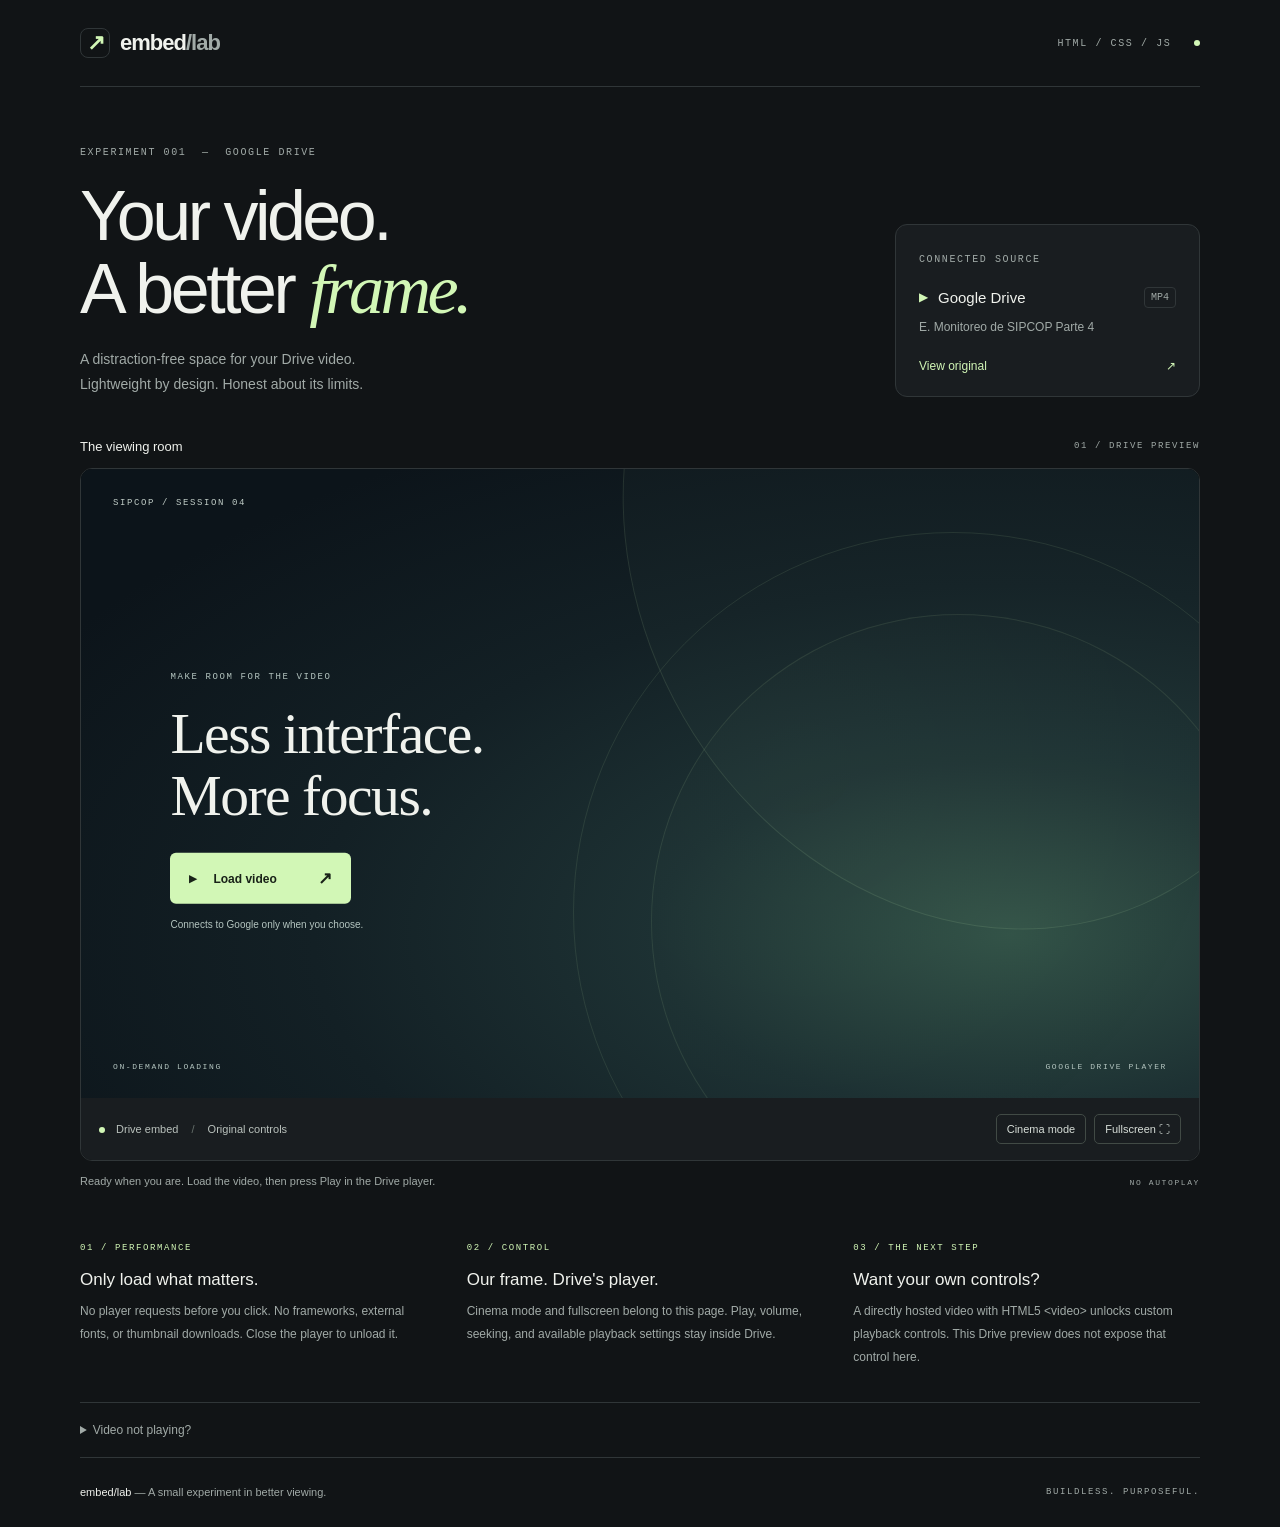
<file: index.html>
<!doctype html>
<html lang="en">

<head>
  <meta charset="utf-8">
  <meta name="viewport" content="width=device-width, initial-scale=1">
  <meta name="description"
    content="A lightweight Google Drive video viewing experiment. No frameworks, no autoplay, no unnecessary downloads.">
  <title>Embed Lab — Drive video preview</title>
  <link rel="stylesheet" href="styles.css">
  <script src="app.js" defer></script>
</head>

<body>
  <header class="site-header">
    <a class="wordmark" href="./" aria-label="Embed Lab home"><span class="brand-icon" aria-hidden="true">↗</span>
      embed<span class="muted">/lab</span></a>
    <span class="build-label">HTML / CSS / JS <span class="status-dot" aria-hidden="true"></span></span>
  </header>

  <main id="main">
    <section class="intro" aria-labelledby="page-title">
      <div>
        <p class="eyebrow">EXPERIMENT 001 <span>—</span> GOOGLE DRIVE</p>
        <h1 id="page-title">Your video.<br>A better <em>frame.</em></h1>
        <p class="intro-copy">A distraction-free space for your Drive video.<br>Lightweight by design. Honest about its
          limits.</p>
      </div>
      <aside class="source-card" aria-label="Video source">
        <span class="eyebrow">CONNECTED SOURCE</span>
        <p><span class="file-icon" aria-hidden="true">▶</span> Google Drive <span class="file-type">MP4</span></p>
        <span class="source-name">E. Monitoreo de SIPCOP Parte 4</span>
        <a href="https://drive.google.com/file/d/1-XFihL-VwXZK1J7o81nQwm5WuJyYExP9/view" target="_blank"
          rel="noopener noreferrer">View original <span aria-hidden="true">↗</span></a>
      </aside>
    </section>

    <section class="viewer" aria-labelledby="video-title">
      <div class="section-heading">
        <h2 id="video-title">The viewing room</h2><span>01 / DRIVE PREVIEW</span>
      </div>
      <div class="player-shell" id="player-shell">
        <div class="stage" id="stage" aria-label="Video player">
          <div class="cover" id="cover">
            <div class="orbit orbit-one" aria-hidden="true"></div>
            <div class="orbit orbit-two" aria-hidden="true"></div>
            <span class="cover-tag">SIPCOP / SESSION 04</span>
            <div class="cover-content">
              <span class="eyebrow">MAKE ROOM FOR THE VIDEO</span>
              <h3>Less interface.<br>More focus.</h3>
              <button class="load-button" id="load" type="button"><span aria-hidden="true">▶</span> Load video <span
                  class="button-arrow" aria-hidden="true">↗</span></button>
              <p>Connects to Google only when you choose.</p>
            </div>
            <span class="cover-bottom">ON-DEMAND LOADING <span>GOOGLE DRIVE PLAYER</span></span>
          </div>
        </div>
        <div class="toolbar" aria-label="Viewing controls">
          <span class="player-label"><span class="status-dot" aria-hidden="true"></span> Drive embed <span
              class="toolbar-divider">/</span> Original controls</span>
          <div class="actions">
            <button id="theater" type="button" aria-pressed="false">Cinema mode</button>
            <button id="fullscreen" type="button" hidden>Fullscreen <span aria-hidden="true">⛶</span></button>
            <button id="reload" type="button" hidden>Reload</button>
            <button id="close" type="button" hidden>Close player</button>
          </div>
        </div>
      </div>
      <div class="player-note">
        <p id="status" role="status" aria-live="polite">Ready when you are. Load the video, then press Play in the Drive
          player.</p><span>NO AUTOPLAY</span>
      </div>
      <noscript>
        <p>JavaScript is needed to load this on-demand player. <a
            href="https://drive.google.com/file/d/1-XFihL-VwXZK1J7o81nQwm5WuJyYExP9/view">Watch the video on Google
            Drive instead.</a></p>
      </noscript>
    </section>

    <section class="notes" aria-label="Integration details">
      <article><span class="note-number">01 / PERFORMANCE</span>
        <h3>Only load what matters.</h3>
        <p>No player requests before you click. No frameworks, external fonts, or thumbnail downloads. Close the player
          to unload it.</p>
      </article>
      <article><span class="note-number">02 / CONTROL</span>
        <h3>Our frame. Drive's player.</h3>
        <p>Cinema mode and fullscreen belong to this page. Play, volume, seeking, and available playback settings stay
          inside Drive.</p>
      </article>
      <article><span class="note-number">03 / THE NEXT STEP</span>
        <h3>Want your own controls?</h3>
        <p>A directly hosted video with HTML5 &lt;video&gt; unlocks custom playback controls. This Drive preview does
          not expose that control here.</p>
      </article>
    </section>
    <details class="troubleshooting">
      <summary>Video not playing?</summary>
      <p>The file must be shared with your viewers. Google notes that Drive playback may need third-party cookies. This
        page cannot detect playback or permission errors inside Google's frame. Try “Reload” or open the original using
        the source link above.</p>
    </details>
  </main>
  <footer><span>embed/lab <span class="muted">— A small experiment in better viewing.</span></span><span>BUILDLESS.
      PURPOSEFUL.</span></footer>
</body>

</html>
</file>
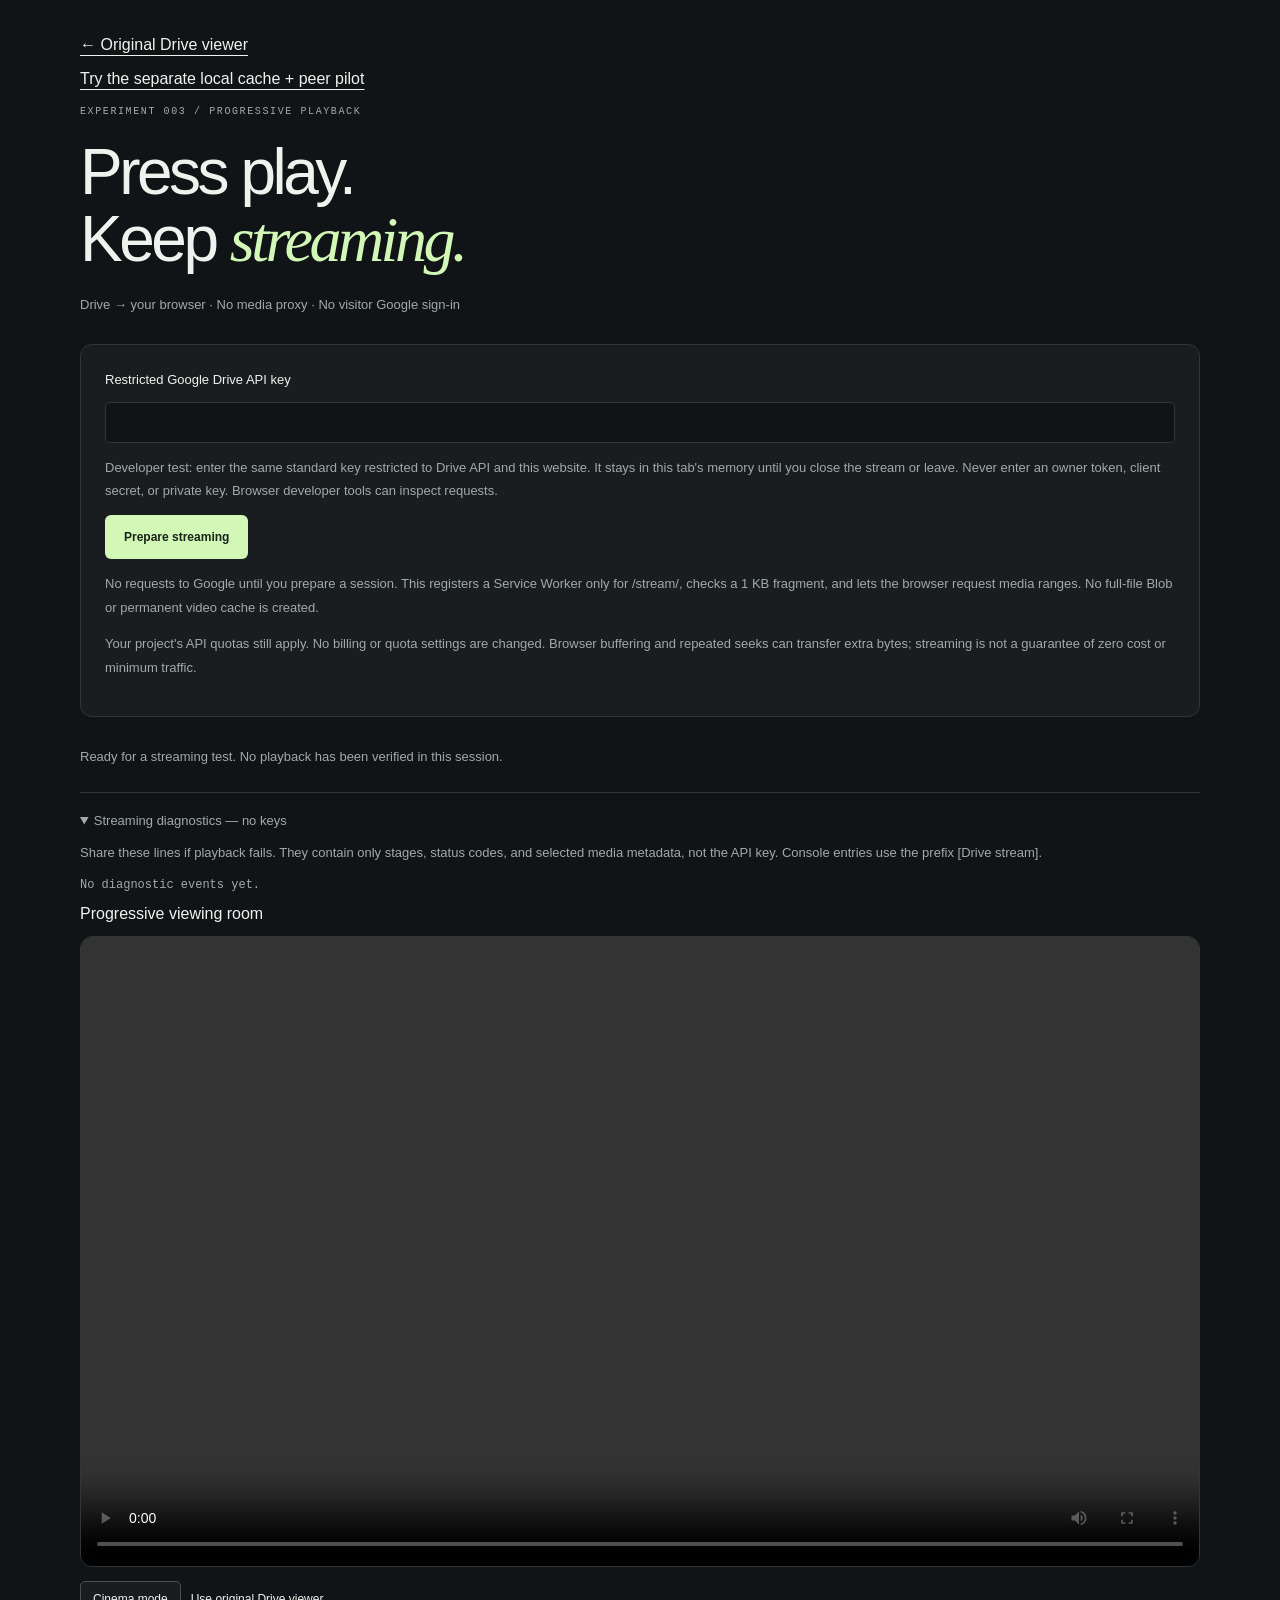
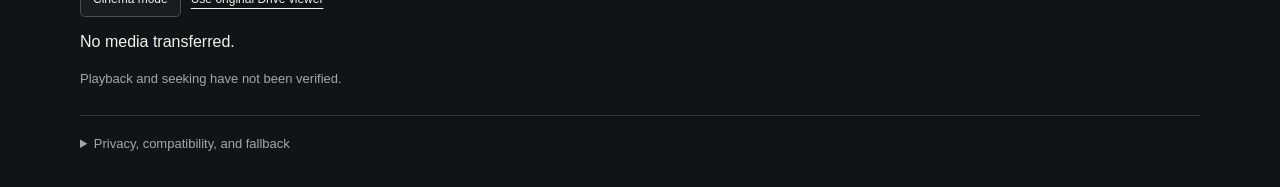
<file: stream/index.html>
<!doctype html>
<html lang="en">
<head>
  <meta charset="utf-8">
  <meta name="viewport" content="width=device-width, initial-scale=1">
  <meta name="referrer" content="strict-origin-when-cross-origin">
  <title>Embed Lab — Progressive Drive playback</title>
  <link rel="stylesheet" href="../styles.css">
  <link rel="stylesheet" href="../drive-player.css">
  <script src="../media-controls.js" defer></script>
  <script src="player.js" defer></script>
</head>
<body>
  <main>
    <a href="../index.html">← Original Drive viewer</a>
    <p><a href="peer/">Try the separate local cache + peer pilot</a></p>
    <p class="eyebrow">EXPERIMENT 003 / PROGRESSIVE PLAYBACK</p>
    <h1>Press play.<br>Keep <em>streaming.</em></h1>
    <p class="description">Drive → your browser · No media proxy · No visitor Google sign-in</p>
    <form id="stream-form" class="setup">
      <label for="stream-key">Restricted Google Drive API key</label>
      <input id="stream-key" type="password" autocomplete="off" spellcheck="false" required aria-describedby="stream-key-help" style="width:100%;padding:12px;margin-top:10px;background:var(--bg);color:var(--text);border:1px solid var(--line);border-radius:5px">
      <p id="stream-key-help">Developer test: enter the same standard key restricted to Drive API and this website. It stays in this tab's memory until you close the stream or leave. Never enter an owner token, client secret, or private key. Browser developer tools can inspect requests.</p>
      <button id="prepare-stream" class="load-button" type="submit">Prepare streaming</button>
      <p>No requests to Google until you prepare a session. This registers a Service Worker only for /stream/, checks a 1 KB fragment, and lets the browser request media ranges. No full-file Blob or permanent video cache is created.</p>
      <p>Your project's API quotas still apply. No billing or quota settings are changed. Browser buffering and repeated seeks can transfer extra bytes; streaming is not a guarantee of zero cost or minimum traffic.</p>
    </form>
    <p id="playback-status" role="status" aria-live="polite">Ready for a streaming test. No playback has been verified in this session.</p>
    <details open>
      <summary>Streaming diagnostics — no keys</summary>
      <p>Share these lines if playback fails. They contain only stages, status codes, and selected media metadata, not the API key. Console entries use the prefix [Drive stream].</p>
      <pre id="stream-diagnostics" role="log" aria-live="polite" style="white-space:pre-wrap;overflow-wrap:anywhere;font-size:12px">No diagnostic events yet.</pre>
    </details>
    <section aria-labelledby="player-title">
      <h2 id="player-title">Progressive viewing room</h2>
      <div class="player-shell" id="native-shell">
        <div class="stage"><video id="native-video" controls playsinline preload="none" aria-label="SIPCOP monitoring video"></video></div>
        <fieldset id="custom-controls" class="native-controls" disabled hidden aria-label="Video playback controls">
          <div class="timeline">
            <label class="visually-hidden" for="seek">Playback position</label>
            <input id="seek" type="range" min="0" max="0" step="0.1" value="0" aria-valuetext="0:00">
            <output id="time" for="seek">0:00 / 0:00</output>
          </div>
          <div class="control-row">
            <button id="play-pause" type="button">Play</button>
            <button id="back-ten" type="button" aria-label="Back 10 seconds">−10s</button>
            <button id="forward-ten" type="button" aria-label="Forward 10 seconds">+10s</button>
            <button id="mute" type="button" aria-pressed="false">Mute</button>
            <label for="volume">Volume <input id="volume" type="range" min="0" max="1" step="0.05" value="1"></label>
            <label for="speed">Speed <select id="speed"><option value="0.5">0.5×</option><option value="1" selected>1×</option><option value="1.25">1.25×</option><option value="1.5">1.5×</option><option value="2">2×</option></select></label>
            <button id="native-fullscreen" type="button" hidden>Fullscreen</button>
          </div>
        </fieldset>
      </div>
      <div class="view-actions">
        <button id="native-cinema" type="button" aria-pressed="false">Cinema mode</button>
        <button id="stop-stream" type="button" hidden>Close stream &amp; clear key</button>
        <a href="../index.html">Use original Drive viewer</a>
      </div>
      <p id="stream-stats">No media transferred.</p>
      <p id="playback-proof">Playback and seeking have not been verified.</p>
    </section>
    <details><summary>Privacy, compatibility, and fallback</summary><p>Requires a Service Worker-capable browser and a secure context (HTTPS in production or the local preview). The worker handles only this page's fixed virtual media URL. It forwards range requests directly to Google using X-Goog-Api-Key and streams their responses without waiting for the complete file.</p><p>The worker registration may remain installed, but it stores no key or media permanently and controls only /stream/. A restarted worker requests the key again from the same open tab. Closing the stream removes that tab's key and cancels its transfers. It does not cancel other tabs.</p><p>If CORS hides Content-Range, the worker makes one small metadata request to verify the file size, then constructs local range headers from that size, the requested range, HTTP 206, and Content-Length. Only the size is retained in session memory; the file must remain unchanged during playback. Invalid or contradictory responses still stop the session. Full download never starts automatically. <a href="../drive-player.html">The separate full-download test</a> remains opt-in. Production key configuration is not part of this developer experiment.</p></details>
    <noscript><p>JavaScript is required. <a href="../index.html">Use the original viewer.</a></p></noscript>
  </main>
</body>
</html>
</file>
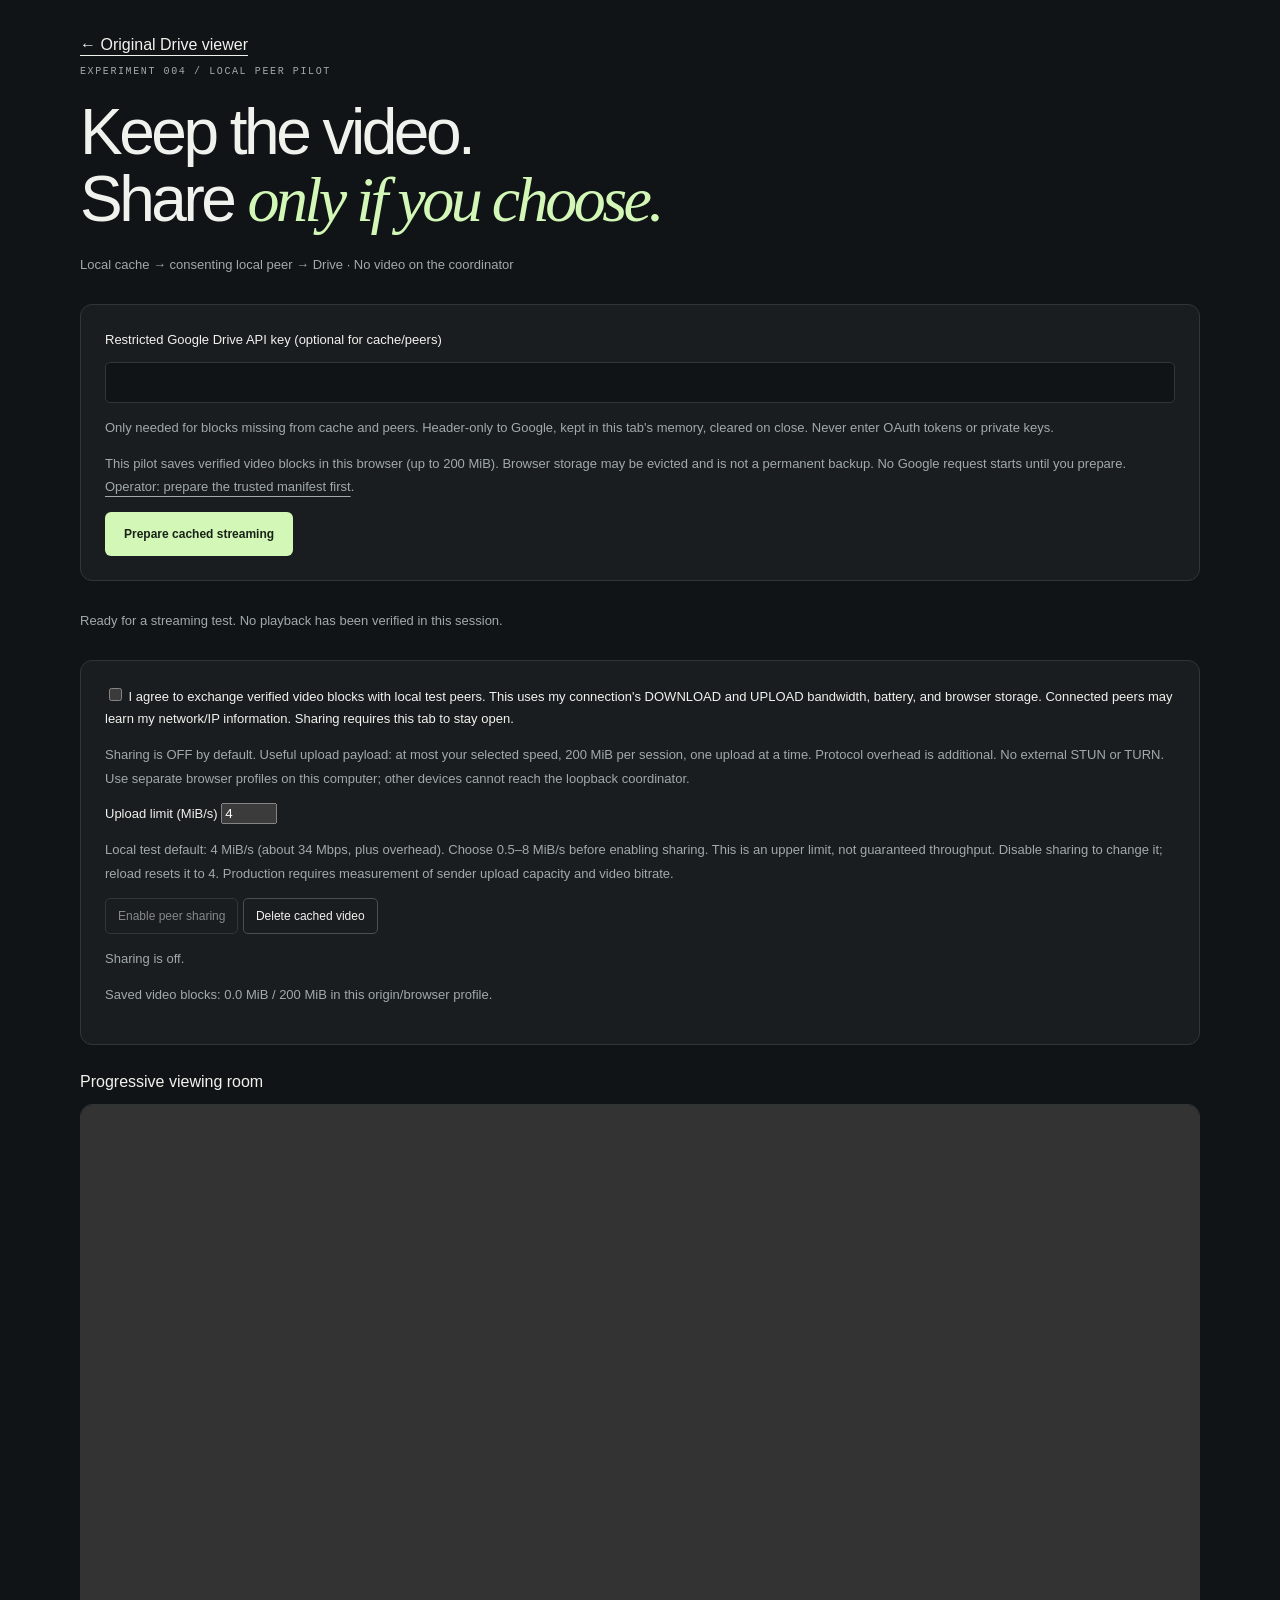
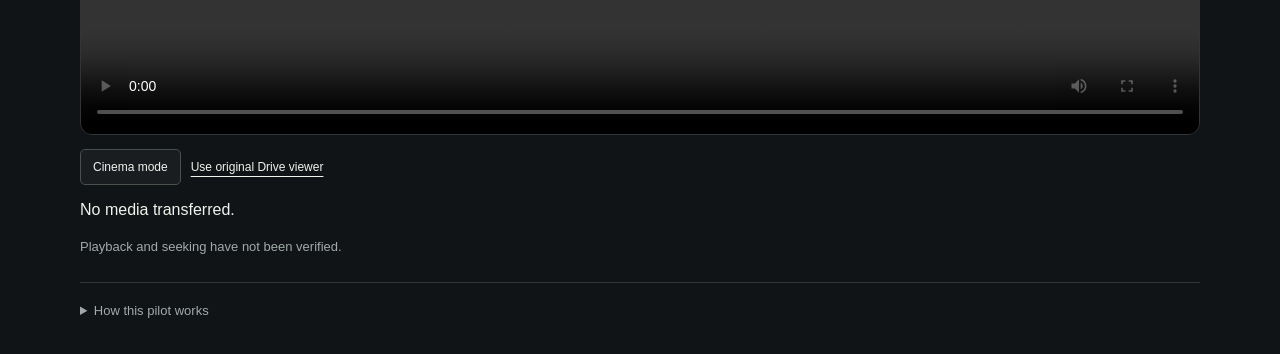
<file: stream/peer/index.html>
<!doctype html>
<html lang="en">
<head>
  <meta charset="utf-8">
  <meta name="viewport" content="width=device-width, initial-scale=1">
  <meta name="referrer" content="strict-origin-when-cross-origin">
  <title>Embed Lab — Local cache and peer playback</title>
  <link rel="stylesheet" href="../../styles.css">
  <link rel="stylesheet" href="../../drive-player.css">
  <script src="../../media-controls.js" defer></script>
  <script src="../../p2p/core.js" defer></script>
  <script src="../../p2p/cache.js" defer></script>
  <script src="../bridge.js" defer></script>
  <script src="../../p2p/network.js" defer></script>
  <script src="../../p2p/broker.js" defer></script>
  <script src="player.js" defer></script>
</head>
<body>
  <main>
    <a href="../../index.html">← Original Drive viewer</a>
    <p class="eyebrow">EXPERIMENT 004 / LOCAL PEER PILOT</p>
    <h1>Keep the video.<br>Share <em>only if you choose.</em></h1>
    <p class="description">Local cache → consenting local peer → Drive · No video on the coordinator</p>
    <form id="stream-form" class="setup">
      <label for="stream-key">Restricted Google Drive API key (optional for cache/peers)</label>
      <input id="stream-key" type="password" autocomplete="off" spellcheck="false" aria-describedby="stream-key-help" style="width:100%;padding:12px;margin-top:10px;background:var(--bg);color:var(--text);border:1px solid var(--line);border-radius:5px">
      <p id="stream-key-help">Only needed for blocks missing from cache and peers. Header-only to Google, kept in this tab's memory, cleared on close. Never enter OAuth tokens or private keys.</p>
      <p>This pilot saves verified video blocks in this browser (up to 200 MiB). Browser storage may be evicted and is not a permanent backup. No Google request starts until you prepare. <a href="../../p2p/setup.html">Operator: prepare the trusted manifest first</a>.</p>
      <button id="prepare-stream" class="load-button" type="submit">Prepare cached streaming</button>
    </form>
    <p id="playback-status" role="status" aria-live="polite">Ready for a streaming test. No playback has been verified in this session.</p>
    <section class="setup" aria-label="Optional peer sharing">
      <label><input id="peer-consent" type="checkbox"> I agree to exchange verified video blocks with local test peers. This uses my connection's DOWNLOAD and UPLOAD bandwidth, battery, and browser storage. Connected peers may learn my network/IP information. Sharing requires this tab to stay open.</label>
      <p>Sharing is OFF by default. Useful upload payload: at most your selected speed, 200 MiB per session, one upload at a time. Protocol overhead is additional. No external STUN or TURN. Use separate browser profiles on this computer; other devices cannot reach the loopback coordinator.</p>
      <label for="peer-upload-limit">Upload limit (MiB/s)
        <input id="peer-upload-limit" type="number" min="0.5" max="8" step="0.5" value="4" required aria-describedby="peer-upload-help">
      </label>
      <p id="peer-upload-help">Local test default: 4 MiB/s (about 34 Mbps, plus overhead). Choose 0.5–8 MiB/s before enabling sharing. This is an upper limit, not guaranteed throughput. Disable sharing to change it; reload resets it to 4. Production requires measurement of sender upload capacity and video bitrate.</p>
      <button id="peer-toggle" type="button" disabled>Enable peer sharing</button>
      <button id="cache-delete" type="button">Delete cached video</button>
      <p id="peer-status" role="status">Sharing is off.</p>
      <p id="cache-status" role="status">Local cache not inspected yet.</p>
    </section>
    <section aria-labelledby="player-title">
      <h2 id="player-title">Progressive viewing room</h2>
      <div class="player-shell" id="native-shell">
        <div class="stage"><video id="native-video" controls playsinline preload="none" aria-label="SIPCOP monitoring video"></video></div>
        <fieldset id="custom-controls" class="native-controls" disabled hidden aria-label="Video playback controls">
          <div class="timeline">
            <label class="visually-hidden" for="seek">Playback position</label>
            <input id="seek" type="range" min="0" max="0" step="0.1" value="0" aria-valuetext="0:00">
            <output id="time" for="seek">0:00 / 0:00</output>
          </div>
          <div class="control-row">
            <button id="play-pause" type="button">Play</button>
            <button id="back-ten" type="button" aria-label="Back 10 seconds">−10s</button>
            <button id="forward-ten" type="button" aria-label="Forward 10 seconds">+10s</button>
            <button id="mute" type="button" aria-pressed="false">Mute</button>
            <label for="volume">Volume <input id="volume" type="range" min="0" max="1" step="0.05" value="1"></label>
            <label for="speed">Speed <select id="speed"><option value="0.5">0.5×</option><option value="1" selected>1×</option><option value="1.25">1.25×</option><option value="1.5">1.5×</option><option value="2">2×</option></select></label>
            <button id="native-fullscreen" type="button" hidden>Fullscreen</button>
          </div>
        </fieldset>
      </div>
      <div class="view-actions">
        <button id="native-cinema" type="button" aria-pressed="false">Cinema mode</button>
        <button id="load-video" type="button" hidden>Load video</button>
        <button id="stop-stream" type="button" hidden>Close stream &amp; clear key</button>
        <a href="../../index.html">Use original Drive viewer</a>
      </div>
      <p id="stream-stats">No media transferred.</p>
      <p id="playback-proof">Playback and seeking have not been verified.</p>
    </section>
    <details><summary>How this pilot works</summary><p>The server publishes static files and a trusted JSON hash manifest, and coordinates anonymous peers. It never downloads, stores, or relays the MP4. Video bytes travel from Drive or another browser to this browser. A Service Worker scoped to /stream/peer/ serves verified 1 MiB blocks to the native player, without waiting for a complete video download. Missing peer blocks fall back to Drive; a key is required for that fallback.</p><p>All source blocks must match the operator-published SHA-256 hashes. The operator must regenerate the manifest if Drive changes. No independent whole-file preload runs. The native browser still decides how much media to buffer and may request many blocks. Statistics count complete useful blocks, excluding protocol overhead, aborted traffic, and signalling. Playback controls and buffering remain browser-dependent.</p><p>Closing stops this tab's transfers/sharing and clears its key, but keeps saved blocks. Reloading reuses this origin/profile's saved blocks. Separate profiles have separate caches. Clearing removes this origin's pilot video cache only; another open tab may write again.</p></details>
    <noscript><p>JavaScript is required. <a href="../../index.html">Use the original viewer.</a></p></noscript>
  </main>
</body>
</html>
</file>
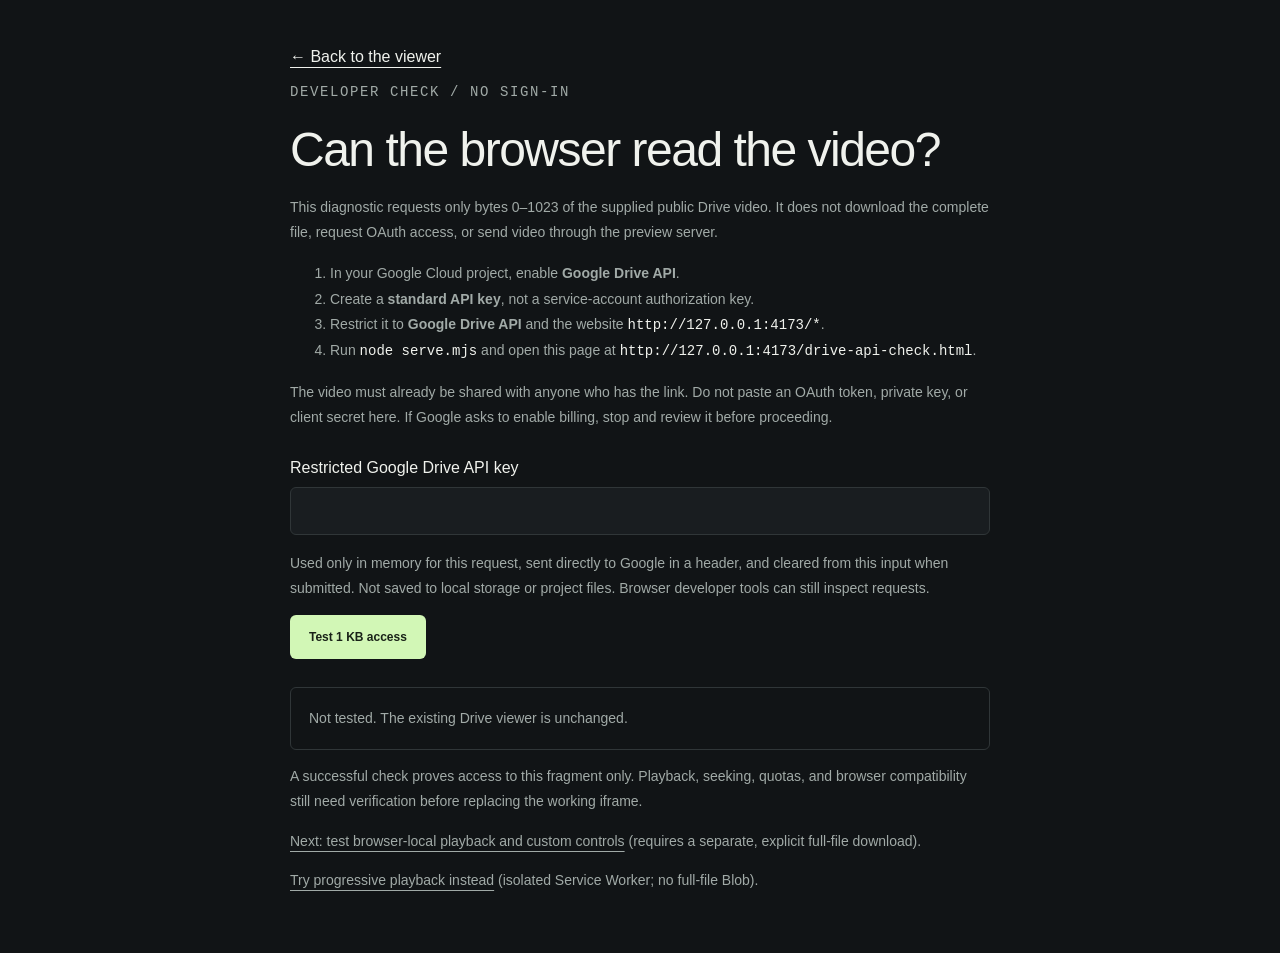
<file: drive-api-check.html>
<!doctype html>
<html lang="en">
<head>
  <meta charset="utf-8">
  <meta name="viewport" content="width=device-width, initial-scale=1">
  <meta name="referrer" content="strict-origin-when-cross-origin">
  <title>Drive API — bounded access check</title>
  <link rel="stylesheet" href="styles.css">
  <script src="drive-api-check.js" defer></script>
  <style>
    main { max-width: 700px; padding-block: 48px; }
    h1 { font-size: clamp(32px, 6vw, 48px); letter-spacing: -1.5px; }
    p, li { color: var(--muted); font-size: 14px; line-height: 1.8; }
    form { margin-block: 28px; }
    label { display: block; margin-bottom: 10px; }
    input { display: block; width: 100%; padding: 14px; margin-bottom: 16px; border: 1px solid var(--line); border-radius: 6px; background: var(--panel); color: var(--text); font: inherit; }
    input:focus-visible { outline: 2px solid var(--mint); outline-offset: 3px; }
    button:disabled { opacity: .6; cursor: wait; }
    #result { padding: 18px; border: 1px solid var(--line); border-radius: 6px; white-space: pre-line; }
    code { overflow-wrap: anywhere; color: var(--text); }
  </style>
</head>
<body>
  <main>
    <a href="index.html">← Back to the viewer</a>
    <p class="eyebrow">DEVELOPER CHECK / NO SIGN-IN</p>
    <h1>Can the browser read the video?</h1>
    <p>This diagnostic requests only bytes 0–1023 of the supplied public Drive video. It does not download the complete file, request OAuth access, or send video through the preview server.</p>
    <ol>
      <li>In your Google Cloud project, enable <strong>Google Drive API</strong>.</li>
      <li>Create a <strong>standard API key</strong>, not a service-account authorization key.</li>
      <li>Restrict it to <strong>Google Drive API</strong> and the website <code>http://127.0.0.1:4173/*</code>.</li>
      <li>Run <code>node serve.mjs</code> and open this page at <code>http://127.0.0.1:4173/drive-api-check.html</code>.</li>
    </ol>
    <p>The video must already be shared with anyone who has the link. Do not paste an OAuth token, private key, or client secret here. If Google asks to enable billing, stop and review it before proceeding.</p>
    <form id="api-form">
      <label for="api-key">Restricted Google Drive API key</label>
      <input id="api-key" type="password" autocomplete="off" spellcheck="false" required aria-describedby="key-help">
      <p id="key-help">Used only in memory for this request, sent directly to Google in a header, and cleared from this input when submitted. Not saved to local storage or project files. Browser developer tools can still inspect requests.</p>
      <button class="load-button" id="check" type="submit">Test 1 KB access</button>
    </form>
    <p id="result" role="status" aria-live="polite">Not tested. The existing Drive viewer is unchanged.</p>
    <p>A successful check proves access to this fragment only. Playback, seeking, quotas, and browser compatibility still need verification before replacing the working iframe.</p>
    <p><a href="drive-player.html">Next: test browser-local playback and custom controls</a> (requires a separate, explicit full-file download).</p>
    <p><a href="stream/">Try progressive playback instead</a> (isolated Service Worker; no full-file Blob).</p>
  </main>
</body>
</html>
</file>
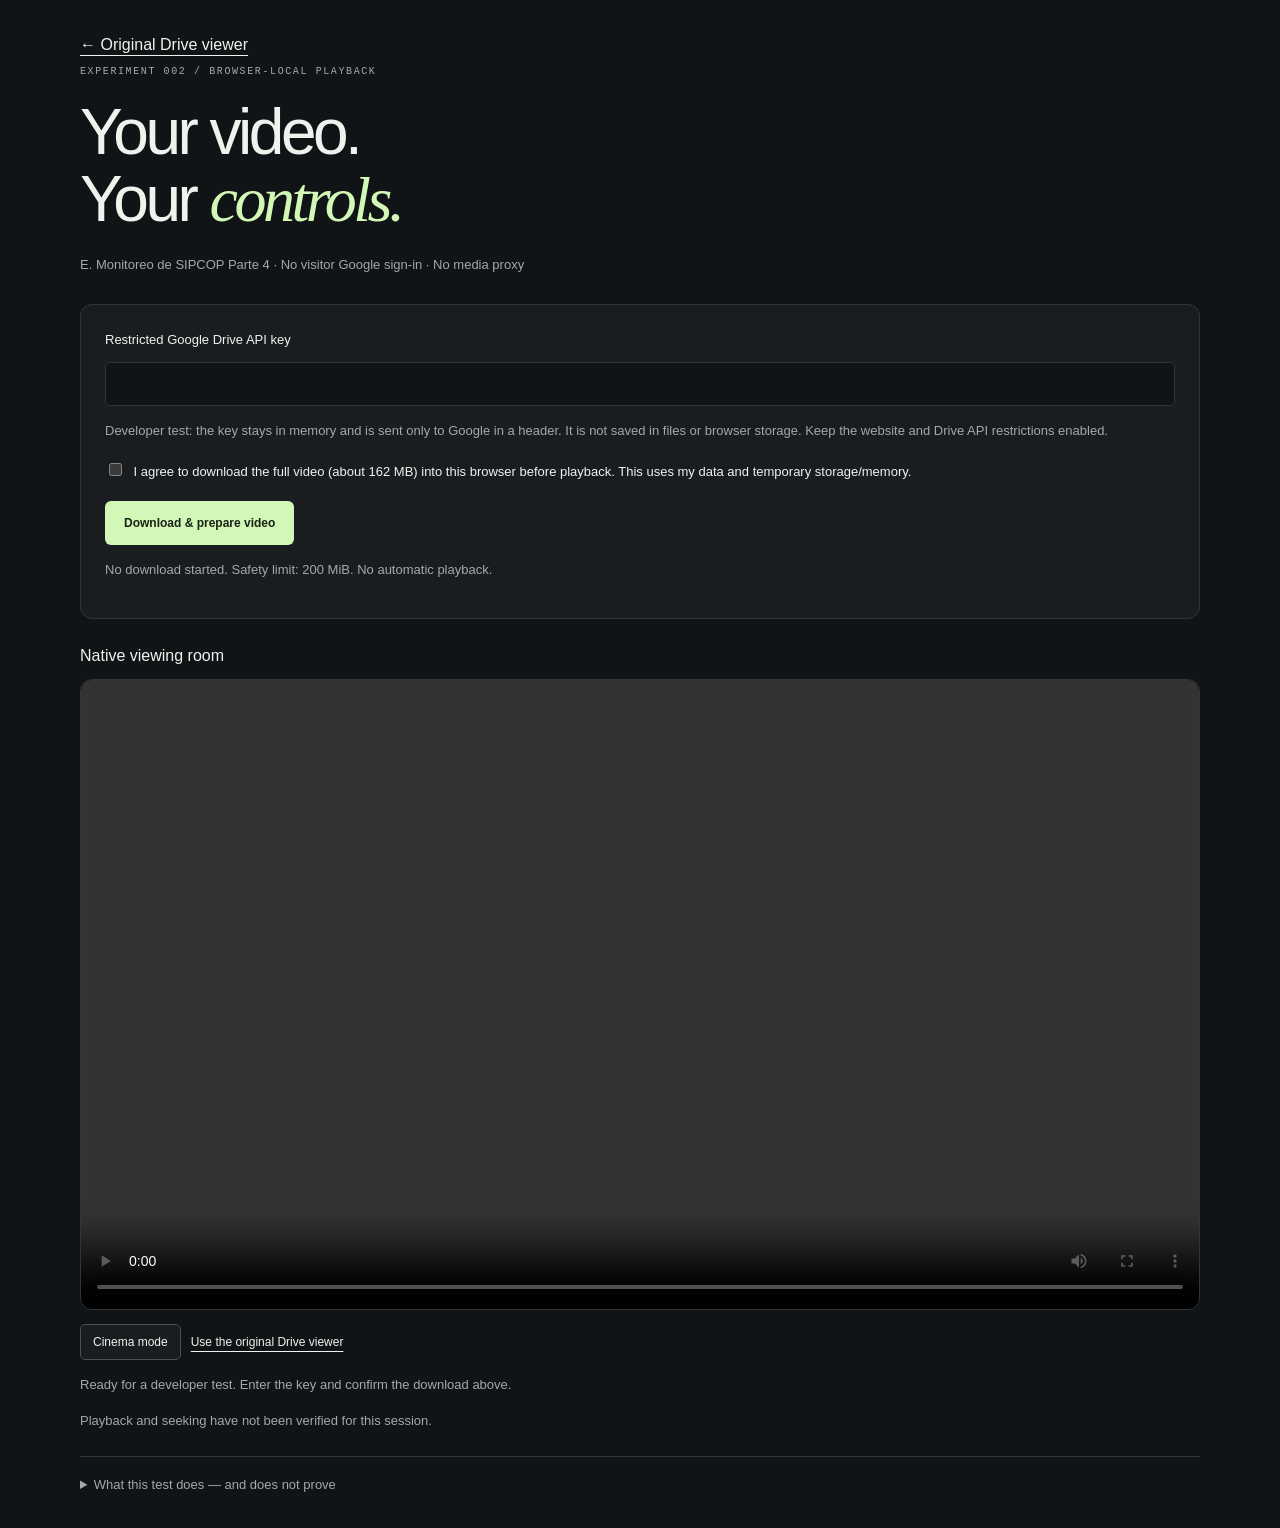
<file: drive-player.html>
<!doctype html>
<html lang="en">
<head>
  <meta charset="utf-8">
  <meta name="viewport" content="width=device-width, initial-scale=1">
  <meta name="referrer" content="strict-origin-when-cross-origin">
  <meta name="description" content="An opt-in browser-local playback experiment for a public Google Drive video.">
  <title>Embed Lab — Native playback test</title>
  <link rel="stylesheet" href="styles.css">
  <link rel="stylesheet" href="drive-player.css">
  <script src="drive-download.js" defer></script>
  <script src="media-controls.js" defer></script>
  <script src="drive-player.js" defer></script>
</head>
<body>
  <main>
    <a href="index.html">← Original Drive viewer</a>
    <p class="eyebrow">EXPERIMENT 002 / BROWSER-LOCAL PLAYBACK</p>
    <h1>Your video.<br>Your <em>controls.</em></h1>
    <p class="description">E. Monitoreo de SIPCOP Parte 4 · No visitor Google sign-in · No media proxy</p>
    <form id="download-form" class="setup">
      <label for="player-key">Restricted Google Drive API key</label>
      <input id="player-key" type="password" autocomplete="off" spellcheck="false" required aria-describedby="key-info">
      <p id="key-info">Developer test: the key stays in memory and is sent only to Google in a header. It is not saved in files or browser storage. Keep the website and Drive API restrictions enabled.</p>
      <label class="consent"><input id="download-consent" type="checkbox" required> I agree to download the full video (about 162 MB) into this browser before playback. This uses my data and temporary storage/memory.</label>
      <div class="download-actions">
        <button class="load-button" id="prepare" type="submit">Download &amp; prepare video</button>
        <button id="cancel-download" type="button" hidden>Cancel download</button>
      </div>
      <progress id="download-progress" max="1" value="0" hidden aria-label="Video download progress"></progress>
      <p id="download-size">No download started. Safety limit: 200 MiB. No automatic playback.</p>
    </form>
    <section aria-labelledby="player-title">
      <h2 id="player-title">Native viewing room</h2>
      <div class="player-shell" id="native-shell">
        <div class="stage"><video id="native-video" controls playsinline preload="none" aria-label="SIPCOP monitoring video"></video></div>
        <fieldset id="custom-controls" class="native-controls" disabled hidden aria-label="Video playback controls">
          <div class="timeline">
            <label class="visually-hidden" for="seek">Playback position</label>
            <input id="seek" type="range" min="0" max="0" step="0.1" value="0" aria-valuetext="0:00">
            <output id="time" for="seek">0:00 / 0:00</output>
          </div>
          <div class="control-row">
            <button id="play-pause" type="button">Play</button>
            <button id="back-ten" type="button" aria-label="Back 10 seconds">−10s</button>
            <button id="forward-ten" type="button" aria-label="Forward 10 seconds">+10s</button>
            <button id="mute" type="button" aria-pressed="false">Mute</button>
            <label class="volume-label" for="volume">Volume <input id="volume" type="range" min="0" max="1" step="0.05" value="1"></label>
            <label for="speed">Speed <select id="speed"><option value="0.5">0.5×</option><option value="1" selected>1×</option><option value="1.25">1.25×</option><option value="1.5">1.5×</option><option value="2">2×</option></select></label>
            <button id="native-fullscreen" type="button" hidden>Fullscreen</button>
          </div>
        </fieldset>
      </div>
      <div class="view-actions">
        <button id="native-cinema" type="button" aria-pressed="false">Cinema mode</button>
        <button id="release-video" type="button" hidden>Close &amp; release video</button>
        <a href="index.html">Use the original Drive viewer</a>
      </div>
      <p id="playback-status" role="status" aria-live="polite">Ready for a developer test. Enter the key and confirm the download above.</p>
      <p id="playback-proof">Playback and seeking have not been verified for this session.</p>
    </section>
    <details><summary>What this test does — and does not prove</summary><p>The complete file is fetched directly from Google, then played from a temporary Blob URL. This is not progressive streaming, persistent caching, or an offline feature. Seeking tests the downloaded copy, not remote byte-range seeking. Browser developer tools can inspect API requests. A production site must configure a restricted application key so visitors do not need to enter one; this developer test intentionally does not store it.</p><p>Native controls remain available until metadata loads and our custom controls are ready. No captions are invented: a real caption track would need to be supplied separately. <a href="drive-api-check.html">Run the 1 KB access check instead</a>.</p></details>
    <noscript><p>JavaScript is required for this test. <a href="index.html">Use the original viewer.</a></p></noscript>
  </main>
</body>
</html>
</file>
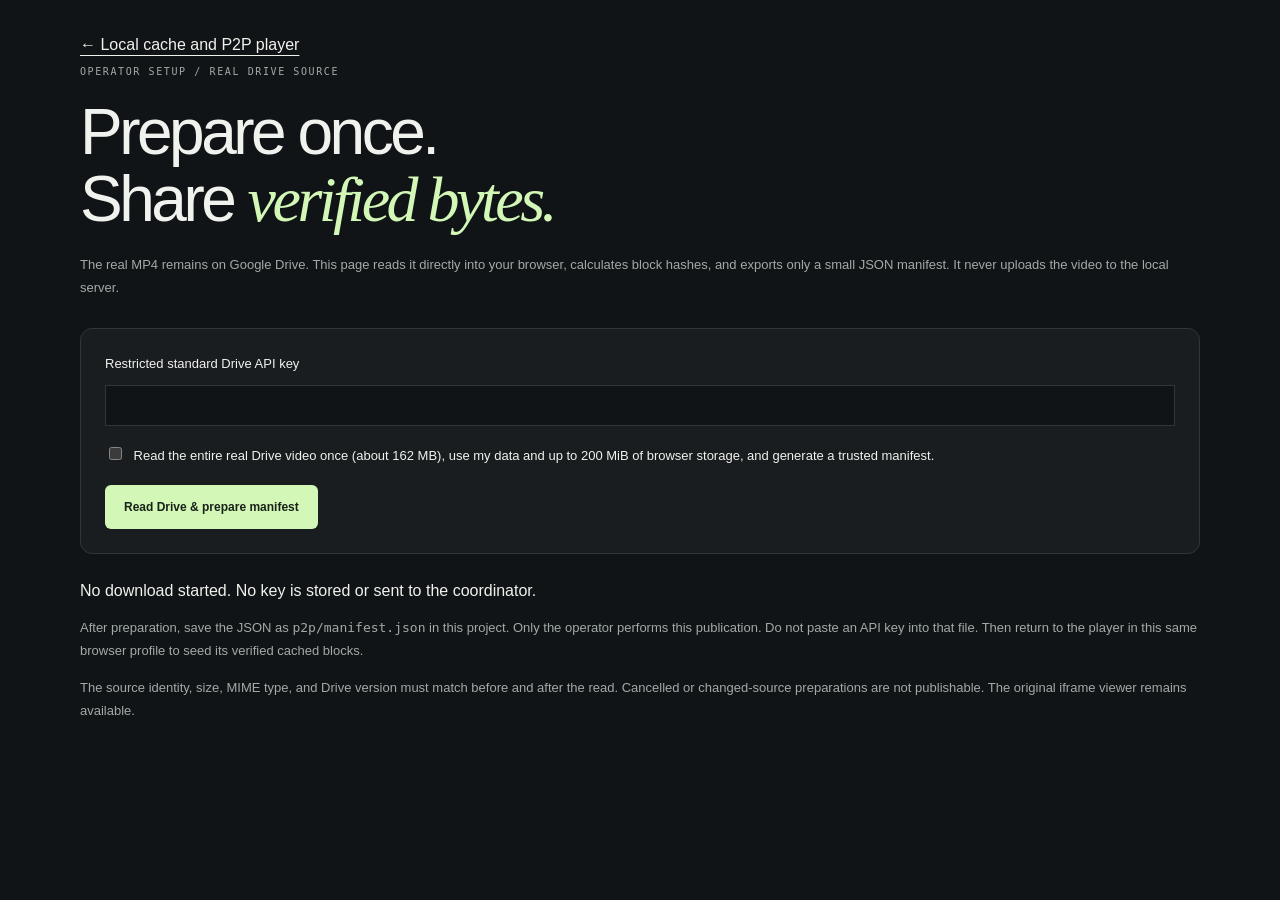
<file: p2p/setup.html>
<!doctype html>
<html lang="en">
<head>
  <meta charset="utf-8"><meta name="viewport" content="width=device-width, initial-scale=1">
  <meta name="referrer" content="strict-origin-when-cross-origin">
  <title>Drive publisher preparation — Embed Lab</title>
  <link rel="stylesheet" href="../styles.css"><link rel="stylesheet" href="../drive-player.css">
  <script src="core.js" defer></script><script src="cache.js" defer></script><script src="setup.js" defer></script>
</head>
<body><main>
  <a href="../stream/peer/">← Local cache and P2P player</a>
  <p class="eyebrow">OPERATOR SETUP / REAL DRIVE SOURCE</p>
  <h1>Prepare once.<br>Share <em>verified bytes.</em></h1>
  <p class="description">The real MP4 remains on Google Drive. This page reads it directly into your browser, calculates block hashes, and exports only a small JSON manifest. It never uploads the video to the local server.</p>
  <form id="publisher-form" class="setup">
    <label for="publisher-key">Restricted standard Drive API key</label>
    <input id="publisher-key" type="password" autocomplete="off" spellcheck="false" required style="display:block;width:100%;padding:12px;margin-top:10px;background:var(--bg);color:var(--text);border:1px solid var(--line)">
    <label class="consent"><input id="publisher-consent" type="checkbox" required> Read the entire real Drive video once (about 162 MB), use my data and up to 200 MiB of browser storage, and generate a trusted manifest.</label>
    <button id="publisher-start" class="load-button" type="submit">Read Drive &amp; prepare manifest</button>
    <button id="publisher-cancel" type="button" hidden>Cancel</button>
    <progress id="publisher-progress" max="1" value="0" hidden aria-label="Source preparation progress"></progress>
  </form>
  <p id="publisher-status" role="status" aria-live="polite">No download started. No key is stored or sent to the coordinator.</p>
  <a id="publisher-export" download="manifest.json" hidden>Download verified manifest.json</a>
  <p class="description">After preparation, save the JSON as <code>p2p/manifest.json</code> in this project. Only the operator performs this publication. Do not paste an API key into that file. Then return to the player in this same browser profile to seed its verified cached blocks.</p>
  <p class="description">The source identity, size, MIME type, and Drive version must match before and after the read. Cancelled or changed-source preparations are not publishable. The original iframe viewer remains available.</p>
</main></body></html>
</file>
<file: styles.css>
@layer base, layout, player, responsive;

@layer base {
  :root {
    color-scheme: dark;
    --bg: #111416;
    --panel: #191d20;
    --line: #303638;
    --text: #f0f2ed;
    --muted: #a1aaa7;
    --mint: #d2f7b6;
  }

  * {
    box-sizing: border-box;
  }

  body {
    margin: 0;
    background: var(--bg);
    color: var(--text);
    font-family: Arial, Helvetica, sans-serif;
    -webkit-font-smoothing: antialiased;
  }

  a {
    color: inherit;
    text-underline-offset: 5px;
  }

  button {
    font: inherit;
    cursor: pointer;
  }

  button,
  a {
    -webkit-tap-highlight-color: transparent;
  }

  button:focus-visible,
  a:focus-visible,
  summary:focus-visible {
    outline: 2px solid var(--mint);
    outline-offset: 5px;
  }

  button:hover {
    filter: brightness(1.15);
  }

  [hidden] {
    display: none !important;
  }

  .muted {
    color: var(--muted);
  }

  .eyebrow,
  .build-label,
  .section-heading>span,
  .note-number,
  .cover-tag,
  .cover-bottom,
  .player-note>span,
  footer>span:last-child {
    font: 10px/1.5 Consolas, monospace;
    letter-spacing: 1.6px;
  }

  .eyebrow {
    color: var(--muted);
  }

  .status-dot {
    display: inline-block;
    width: 6px;
    height: 6px;
    border-radius: 50%;
    background: var(--mint);
  }
}

@layer layout {

  .site-header,
  main,
  footer {
    width: min(1120px, calc(100% - 96px));
    margin-inline: auto;
  }

  .site-header {
    display: flex;
    align-items: center;
    justify-content: space-between;
    padding-block: 28px;
    border-bottom: 1px solid var(--line);
  }

  .wordmark {
    display: flex;
    align-items: center;
    text-decoration: none;
    font-size: 22px;
    font-weight: 700;
    letter-spacing: -1px;
  }

  .brand-icon {
    display: grid;
    place-items: center;
    width: 30px;
    height: 30px;
    border: 1px solid var(--line);
    border-radius: 8px;
    margin-right: 10px;
    color: var(--mint);
  }

  .build-label {
    color: var(--muted);
  }

  .build-label .status-dot {
    margin-left: 15px;
  }

  .intro {
    display: flex;
    justify-content: space-between;
    align-items: flex-end;
    gap: 48px;
    padding-block: 58px 42px;
  }

  .intro .eyebrow {
    margin-top: 0;
  }

  .eyebrow>span {
    margin-inline: 8px;
  }

  h1 {
    font-size: clamp(44px, 5.5vw, 70px);
    line-height: 1.04;
    font-weight: 500;
    letter-spacing: -3.5px;
    margin: 20px 0;
  }

  h1 em {
    font-family: Georgia, serif;
    font-weight: 400;
    color: var(--mint);
  }

  .intro-copy {
    color: var(--muted);
    font-size: 14px;
    line-height: 1.8;
    margin-bottom: 0;
  }

  .source-card {
    width: 305px;
    flex-shrink: 0;
    padding: 23px;
    border: 1px solid var(--line);
    border-radius: 12px;
    background: var(--panel);
  }

  .source-card p {
    display: flex;
    align-items: center;
    gap: 10px;
    font-size: 15px;
    margin: 20px 0 10px;
  }

  .file-icon {
    color: var(--mint);
    font-size: 12px;
  }

  .file-type {
    margin-left: auto;
    font: 10px Consolas, monospace;
    color: var(--muted);
    padding: 4px 6px;
    border: 1px solid var(--line);
    border-radius: 4px;
  }

  .source-name {
    display: block;
    font-size: 12px;
    color: var(--muted);
    line-height: 1.6;
  }

  .source-card a {
    display: flex;
    justify-content: space-between;
    margin-top: 22px;
    color: var(--mint);
    font-size: 12px;
    text-decoration: none;
  }

  .section-heading {
    display: flex;
    justify-content: space-between;
    align-items: center;
    margin-bottom: 14px;
  }

  .section-heading h2 {
    font-size: 13px;
    font-weight: 400;
    margin: 0;
  }

  .section-heading>span {
    color: var(--muted);
    font-size: 9px;
  }

  .notes {
    display: grid;
    grid-template-columns: repeat(3, 1fr);
    gap: 40px;
    padding: 34px 0;
    border-bottom: 1px solid var(--line);
  }

  .note-number {
    color: var(--mint);
    font-size: 9px;
  }

  .notes h3 {
    font-weight: 400;
    font-size: 17px;
    margin: 14px 0 10px;
  }

  .notes p,
  .troubleshooting p {
    color: var(--muted);
    font-size: 12px;
    line-height: 1.9;
    margin: 0;
  }

  .troubleshooting {
    padding-block: 20px;
    font-size: 12px;
    color: var(--muted);
  }

  summary {
    cursor: pointer;
    width: fit-content;
  }

  .troubleshooting p {
    max-width: 780px;
    margin-top: 12px;
  }

  footer {
    display: flex;
    justify-content: space-between;
    gap: 24px;
    padding-block: 28px;
    border-top: 1px solid var(--line);
    font-size: 11px;
  }

  footer>span:last-child {
    color: var(--muted);
    font-size: 9px;
  }
}

@layer player {
  .player-shell {
    border: 1px solid var(--line);
    border-radius: 12px;
    overflow: hidden;
    background: #0a0c0c;
  }

  .stage {
    position: relative;
    aspect-ratio: 16 / 9;
    background: #080b0d;
  }

  .stage iframe {
    position: absolute;
    inset: 0;
    width: 100%;
    height: 100%;
    border: 0;
  }

  .cover {
    position: absolute;
    inset: 0;
    overflow: hidden;
    background: radial-gradient(ellipse at 83% 74%, #325247 0, #1d3133 27%, #132025 53%, #0c141a 85%);
  }

  .cover::after {
    content: '';
    position: absolute;
    width: 60%;
    height: 125%;
    right: -10%;
    top: -50%;
    border-radius: 50%;
    background: #d2f7b605;
    border: 1px solid #d2f7b619;
    transform: rotate(-30deg);
    pointer-events: none;
  }

  .orbit {
    position: absolute;
    width: 68%;
    aspect-ratio: 1;
    border: 1px solid #d2f7b618;
    border-radius: 50%;
    right: -12%;
    top: 10%;
    pointer-events: none;
  }

  .orbit-two {
    width: 55%;
    top: 23%;
    right: -6%;
    background: radial-gradient(circle at 25% 25%, #d2f7b605, transparent 70%);
  }

  .cover-tag {
    position: absolute;
    top: 28px;
    left: 32px;
    color: #c0ccc6;
    font-size: 9px;
  }

  .cover-content {
    position: absolute;
    left: 8%;
    top: 50%;
    transform: translateY(-43%);
    z-index: 1;
  }

  .cover-content .eyebrow {
    font-size: 9px;
    color: #b4c5c0;
  }

  .cover-content h3 {
    font: 400 clamp(32px, 4.5vw, 58px)/1.08 Georgia, serif;
    letter-spacing: -1.5px;
    margin: 18px 0 26px;
  }

  .load-button {
    display: inline-flex;
    align-items: center;
    gap: 16px;
    background: var(--mint);
    border: 0;
    border-radius: 6px;
    color: #192218;
    padding: 15px 19px;
    font-weight: 600;
    font-size: 12px;
  }

  .load-button>span:first-child {
    font-size: 10px;
  }

  .button-arrow {
    margin-left: 25px;
    font-size: 17px;
  }

  .cover-content>p {
    font-size: 10px;
    color: #b4c5c0;
    margin-top: 15px;
  }

  .cover-bottom {
    position: absolute;
    bottom: 25px;
    left: 32px;
    right: 32px;
    display: flex;
    justify-content: space-between;
    font-size: 8px;
    color: #b4c5c0;
  }

  .toolbar {
    display: flex;
    align-items: center;
    justify-content: space-between;
    gap: 16px;
    min-height: 62px;
    padding: 12px 18px;
    background: #191d20;
  }

  .player-label {
    color: #bac2bd;
    font-size: 11px;
  }

  .player-label .status-dot {
    margin-right: 8px;
  }

  .toolbar-divider {
    color: #67716c;
    margin-inline: 10px;
  }

  .actions {
    display: flex;
    flex-wrap: wrap;
    gap: 8px;
  }

  .actions button {
    background: transparent;
    color: #d7ded8;
    border: 1px solid #414a45;
    padding: 8px 10px;
    border-radius: 5px;
    font-size: 11px;
  }

  .actions button[aria-pressed="true"] {
    color: var(--mint);
    border-color: var(--mint);
  }

  .player-note {
    display: flex;
    align-items: baseline;
    justify-content: space-between;
    gap: 20px;
    color: var(--muted);
    padding-block: 12px;
  }

  .player-note p {
    font-size: 11px;
    line-height: 1.6;
    margin: 0;
  }

  .player-note>span {
    font-size: 8px;
    white-space: nowrap;
  }

  body.cinema .intro,
  body.cinema .notes,
  body.cinema .troubleshooting,
  body.cinema footer {
    display: none;
  }

  body.cinema main {
    width: min(1440px, calc(100% - 40px));
    padding-top: 24px;
  }

  .player-shell:fullscreen {
    display: flex;
    flex-direction: column;
    border: 0;
    border-radius: 0;
    width: 100%;
    height: 100%;
  }

  .player-shell:fullscreen .stage {
    flex: 1;
    min-height: 0;
    aspect-ratio: auto;
  }

  .player-shell:fullscreen .toolbar {
    flex-shrink: 0;
  }
}

@layer responsive {
  @media (max-width: 760px) {

    .site-header,
    main,
    footer {
      width: calc(100% - 36px);
    }

    .site-header {
      padding-block: 20px;
    }

    .intro {
      padding-block: 32px;
      gap: 24px;
      align-items: stretch;
      flex-direction: column;
    }

    h1 {
      letter-spacing: -2px;
    }

    .source-card {
      width: 100%;
      padding: 18px;
    }

    .source-card p {
      margin-top: 12px;
    }

    .source-card a {
      margin-top: 14px;
    }

    .cover-tag {
      top: 16px;
      left: 18px;
      font-size: 8px;
    }

    .cover-content {
      left: 7%;
    }

    .cover-content .eyebrow,
    .cover-bottom {
      display: none;
    }

    .cover-content h3 {
      font-size: clamp(26px, 5.7vw, 42px);
      margin: 0 0 16px;
    }

    .load-button {
      padding: 11px 14px;
      gap: 10px;
    }

    .cover-content>p {
      margin-top: 9px;
      font-size: 9px;
    }

    .toolbar {
      flex-direction: column;
      align-items: flex-start;
      gap: 12px;
      padding: 14px;
    }

    .player-note>span {
      display: none;
    }

    .notes {
      grid-template-columns: 1fr;
      gap: 26px;
      padding-block: 24px;
    }

    .notes h3 {
      margin-top: 9px;
    }

    footer {
      flex-direction: column;
      gap: 14px;
    }

    .build-label {
      font-size: 8px;
      letter-spacing: 1px;
    }

    body.cinema main {
      width: calc(100% - 24px);
    }
  }
}
</file>
<file: drive-player.css>
main { max-width: 1120px; padding-block: 36px; }
h1 { font-size: clamp(40px, 5.5vw, 64px); margin-block: 20px; }
h2 { font-size: 16px; font-weight: 400; }
.description, .setup p, details p, #playback-status, #playback-proof { color: var(--muted); font-size: 13px; line-height: 1.8; }
.setup { padding: 24px; margin-block: 28px; background: var(--panel); border: 1px solid var(--line); border-radius: 12px; }
.setup > label { display: block; font-size: 13px; line-height: 1.7; }
#player-key { width: 100%; margin-top: 10px; padding: 12px; font: inherit; color: var(--text); background: var(--bg); border: 1px solid var(--line); border-radius: 5px; }
.consent { margin-block: 18px; }
.consent input { margin-right: 8px; }
.download-actions, .view-actions, .control-row { display: flex; align-items: center; gap: 10px; flex-wrap: wrap; }
button:not(.load-button), select { background: var(--panel); color: var(--text); border: 1px solid #48514c; border-radius: 5px; padding: 10px 12px; font: inherit; font-size: 12px; }
button:disabled { opacity: .5; cursor: default; }
input:focus-visible, select:focus-visible { outline: 2px solid var(--mint); outline-offset: 3px; }
input[type="range"], input[type="checkbox"], progress { accent-color: var(--mint); }
progress { width: 100%; height: 10px; margin-top: 20px; }
#native-video { width: 100%; height: 100%; display: block; background: #080b0d; object-fit: contain; }
.native-controls { margin: 0; border: 0; padding: 16px; background: var(--panel); }
.timeline { display: flex; align-items: center; gap: 15px; margin-bottom: 14px; }
#seek { flex: 1; min-width: 0; }
#time { font: 12px Consolas, monospace; white-space: nowrap; }
.control-row label { display: inline-flex; align-items: center; gap: 8px; font-size: 12px; }
#volume { width: 90px; }
.view-actions { margin-top: 14px; }
.view-actions a { font-size: 12px; }
.visually-hidden { position: absolute; width: 1px; height: 1px; overflow: hidden; clip-path: inset(50%); white-space: nowrap; }
details { color: var(--muted); font-size: 13px; border-top: 1px solid var(--line); margin-top: 24px; padding-top: 20px; }
body.native-cinema .setup, body.native-cinema h1, body.native-cinema .description, body.native-cinema details, body.native-cinema .eyebrow { display: none; }
body.native-cinema main { max-width: none; width: calc(100% - 32px); }
#native-shell:fullscreen .native-controls { flex-shrink: 0; }
@media (max-width: 760px) {
  .setup { padding: 18px; }
  .native-controls { padding: 12px; }
  .control-row { gap: 8px; }
  button:not(.load-button), select { min-height: 40px; }
}
</file>
